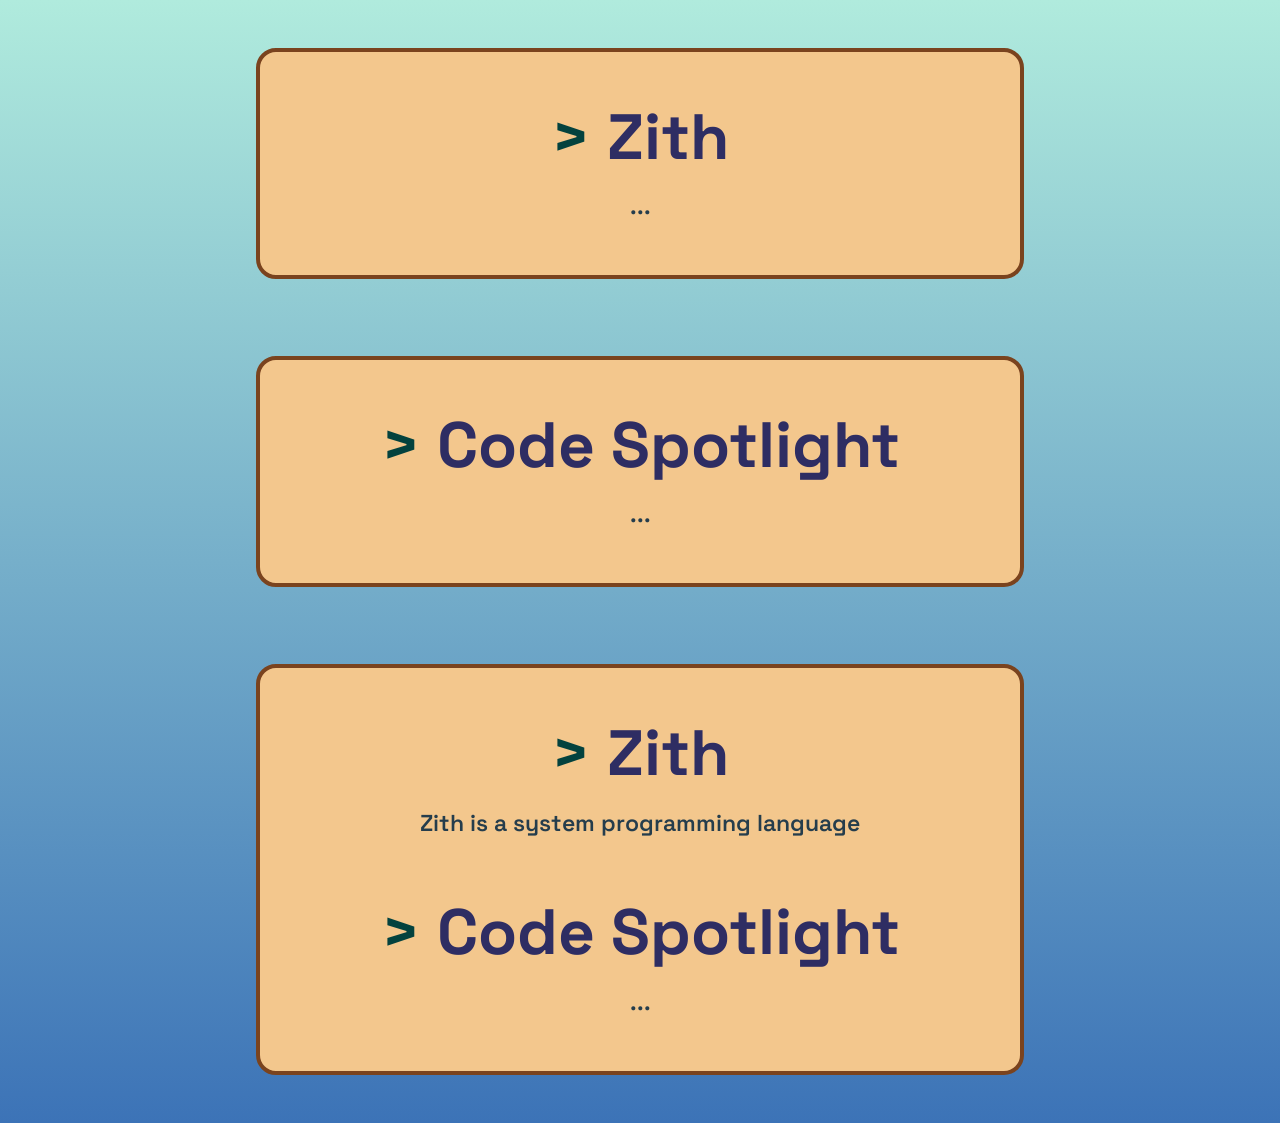
<file: pages/index.html>
<!DOCTYPE html>
<html lang="en">

<head>
    <meta name="viewport" content="width=device-width, initial-scale=1">
    <meta charset="UTF-8">
    <title>Zith</title>
    <link rel="stylesheet" href="./css/fonts.css">
    <link rel="stylesheet" href="./css/tokens.css">
    <link rel="stylesheet" href="./css/base.css">
    <link rel="stylesheet" href="./css/header.css">
    <link rel="stylesheet" href="./css/footer.css">
    <link rel="stylesheet" href="./css/body-box.css">
    <link rel="stylesheet" href="./css/bubbles.css">
    <script defer src="./js/bubbles.js"></script>
</head>

<body>
    <!-- include:bubbles min-size="70" max-size="240" min-duration="3" max-duration="5" -->
    <!-- include:header -->
    <div class="body">
        <section class="bodyBox">
            <h1>Zith</h1>
            <p>...</p>
        </section>

        <section class="bodyBox">
            <h1>Code Spotlight</h1>
            <p>...</p>
        </section>
        <section class="bodyBox">
            <h1>Zith</h1>
            <p>Zith is a system programming language</p>
            <h1>Code Spotlight</h1>
            <p>...</p>
        </section>
    </div>


    <!-- include:footer -->

</body>

</html>
</file>
<file: pages/css/fonts.css>
@font-face {
    font-family: "Space Grotesk";
    font-style: normal;
    font-weight: 300 700;
    font-display: swap;
    src: url("../media/fonts/space-grotesk-latin.woff2") format("woff2");
    unicode-range: U+0000-00FF, U+0131, U+0152-0153, U+02BB-02BC, U+02C6, U+02DA, U+02DC, U+0304, U+0308, U+0329, U+2000-206F, U+20AC, U+2122, U+2191, U+2193, U+2212, U+2215, U+FEFF, U+FFFD;
}

@font-face {
    font-family: "Space Grotesk";
    font-style: normal;
    font-weight: 300 700;
    font-display: swap;
    src: url("../media/fonts/space-grotesk-latin-ext.woff2") format("woff2");
    unicode-range: U+0100-02BA, U+02BD-02C5, U+02C7-02CC, U+02CE-02D7, U+02DD-02FF, U+0304, U+0308, U+0329, U+1D00-1DBF, U+1E00-1E9F, U+1EF2-1EFF, U+2020, U+20A0-20AB, U+20AD-20C4, U+2113, U+2C60-2C7F, U+A720-A7FF;
}

@font-face {
    font-family: "Fira Code";
    font-style: normal;
    font-weight: 400;
    font-display: swap;
    src: url("../media/fonts/fira-code-latin.woff2") format("woff2");
    unicode-range: U+0000-00FF, U+0131, U+0152-0153, U+02BB-02BC, U+02C6, U+02DA, U+02DC, U+0304, U+0308, U+0329, U+2000-206F, U+20AC, U+2122, U+2191, U+2193, U+2212, U+2215, U+FEFF, U+FFFD;
}

@font-face {
    font-family: "Fira Code";
    font-style: normal;
    font-weight: 400;
    font-display: swap;
    src: url("../media/fonts/fira-code-latin-ext.woff2") format("woff2");
    unicode-range: U+0100-02BA, U+02BD-02C5, U+02C7-02CC, U+02CE-02D7, U+02DD-02FF, U+0304, U+0308, U+0329, U+1D00-1DBF, U+1E00-1E9F, U+1EF2-1EFF, U+2020, U+20A0-20AB, U+20AD-20C4, U+2113, U+2C60-2C7F, U+A720-A7FF;
}
</file>
<file: pages/css/tokens.css>
:root {
    --fg-up: #b0ebdd;
    --fg-down: #3c73b7;
    --surface: #f3c78d;

    --bubble-color: #52e3d2;
    --bubble-outline: #ffff;
    --bubble-inside: #fff;

    --text: #1d3a52;
    --text-muted: #253d4c;
    --title: #2e2d63;
    --text-header: #f3f4ff;
    --text-footer: #c7cce0;

    --accent-hover: #03423e;
    --accent-amber: #ffbb00;
    --footer-link: #ffbe80;

    --header-bg: #34466f;
    --header-bg-hover: #202f52;
    --footer-bg: #282f42;
    --footer-bg-hover: #222630;
    --border: #7a431e;

    --font-ui: "Space Grotesk", system-ui, sans-serif;
    --font-mono: "Fira Code", "Cascadia Code", monospace;
}
</file>
<file: pages/css/base.css>
*,
*::before,
*::after {
    box-sizing: border-box;
    margin: 0;
    padding: 0;
}

body {
    min-height: 100vh;
    min-height: 100svh;
    display: flex;
    flex-direction: column;
    background-color: var(--fg-down);
    background-image: linear-gradient(0deg, var(--fg-down), var(--fg-up));
    color: var(--text);
    font-family: var(--font-ui);
    font-weight: 400;
    text-align: left;
}

code,
pre,
kbd,
samp {
    font-family: var(--font-mono);
}

.barList {
    display: flex;
    justify-content: center;
    flex-wrap: wrap;
    margin: 0.75rem;
}

.barList a {
    padding: 0.5rem 0.625rem;
}
</file>
<file: pages/css/header.css>
.header {
    display: flex;
    flex-direction: row;
    flex-wrap: wrap;
    align-items: center;
    justify-content: space-between;
    background-color: var(--header-bg);
    color: var(--text-header);
}

.header a {
    border-radius: 0.625rem;
    color: var(--text-header);
    text-decoration: none;
    transition: color 200ms, background-color 200ms;
}

.header a:hover {
    background-color: var(--header-bg-hover);
    color: var(--accent-amber);
}

.header a:focus-visible {
    outline: 3px solid currentColor;
    outline-offset: 3px;
}

.icon {
    display: flex;
    align-items: center;
    justify-content: center;
    width: 3rem;
    height: 3rem;
    margin-inline: 0.625rem;
    border-radius: 0.625rem;
    transition: background-color 200ms;
}

.icon:hover {
    background-color: var(--header-bg-hover);
}

.icon img {
    display: block;
}

.icon a:hover {
    background-color: transparent;
}
</file>
<file: pages/css/footer.css>
.foot {
    display: flex;
    flex-direction: row;
    flex-wrap: wrap;
    align-items: center;
    justify-content: space-between;
    margin-top: auto;
    padding: 0.3125rem 1.25rem;
    background-color: var(--footer-bg);
    color: var(--text-footer);
}

.foot > * {
    margin: 0.3125rem;
}

.foot a {
    border-radius: 0.625rem;
    color: var(--footer-link);
    text-decoration: none;
    transition: color 200ms, background-color 200ms;
}

.foot a:hover {
    background-color: var(--footer-bg-hover);
    color: var(--accent-amber);
}

.foot a:focus-visible {
    outline: 3px solid currentColor;
    outline-offset: 3px;
}

@media (max-width: 640px) {
    .foot {
        flex-direction: column;
        align-items: center;
        gap: 0.5rem;
    }
}
</file>
<file: pages/css/body-box.css>
.body {
    display: flex;
    flex-direction: column;
    align-items: center;
    justify-content: center;
    gap: clamp(2rem, 6vw, 6rem);
    padding: 3rem 1rem;
}

.bodyBox {
    display: flex;
    flex-direction: column;
    align-items: center;
    gap: 0.5rem;
    width: 100%;
    max-width: 48rem;
    padding: clamp(1.25rem, 4vw, 3.125rem);
    border: 4px solid var(--border);
    border-radius: 1.25rem;
    background-color: var(--surface);
    color: var(--text-muted);
}

.bodyBox h1 {
    color: var(--title);
    font-size: clamp(2.25rem, 5vw, 4.25rem);
    line-height: 1.1;
}

.bodyBox h2 {
    color: var(--title);
    font-size: clamp(1.75rem, 3vw, 2.5rem);
    line-height: 1.2;
}

.bodyBox p {
    font-size: clamp(1rem, 1.8vw, 1.8rem);
    font-weight: 600;
    line-height: 1.6;
}

.bodyBox h1 + p {
    margin-top: 0.5rem;
}

.bodyBox p + h1 {
    margin-top: 3rem;
}

.bodyBox h1::before {
    color: var(--accent-hover);
    content: "> ";
}
</file>
<file: pages/css/bubbles.css>
.bubbles {
    position: fixed;
    z-index: -1;
    inset: 0;
    overflow: hidden;
    pointer-events: none;
}

.bubble {
    position: absolute;
    bottom: -120px;
    left: var(--bubble-left);
    width: var(--bubble-size);
    height: var(--bubble-size);
    border-radius: 50%;
    background: radial-gradient(
          circle at 30% 25%,
          rgb(255 255 255 / 0.8) 0%,
          rgb(255 255 255 / 0.2) 18%,
          var(--bubble-color) 65%,
          #2da973 100%
      );

    /*background: 50% 50% radial-gradient(circle,rgba(255, 255, 255, 0.292) 0%, rgba(119, 237, 203, 0.635) 50%, rgba(46, 59, 105, 1) 100%);*/
    opacity: 0.5;
    animation: rise var(--bubble-duration) infinite ease-in;
    animation-delay: var(--bubble-delay);
    border: 2px solid #1d2b6b;

}

@keyframes rise {
    from {
        transform: translate(0, 0);
    }

    to {
        transform: translate(-150px, calc(-100vh - 240px));
    }
}

html[data-bubbles="js"] .bubble {
    top: 0;
    bottom: auto;
    left: 0;
    animation: none;
    will-change: transform;
}

@media (prefers-reduced-motion: reduce) {
    .bubbles {
        display: none;
    }
}
</file>
